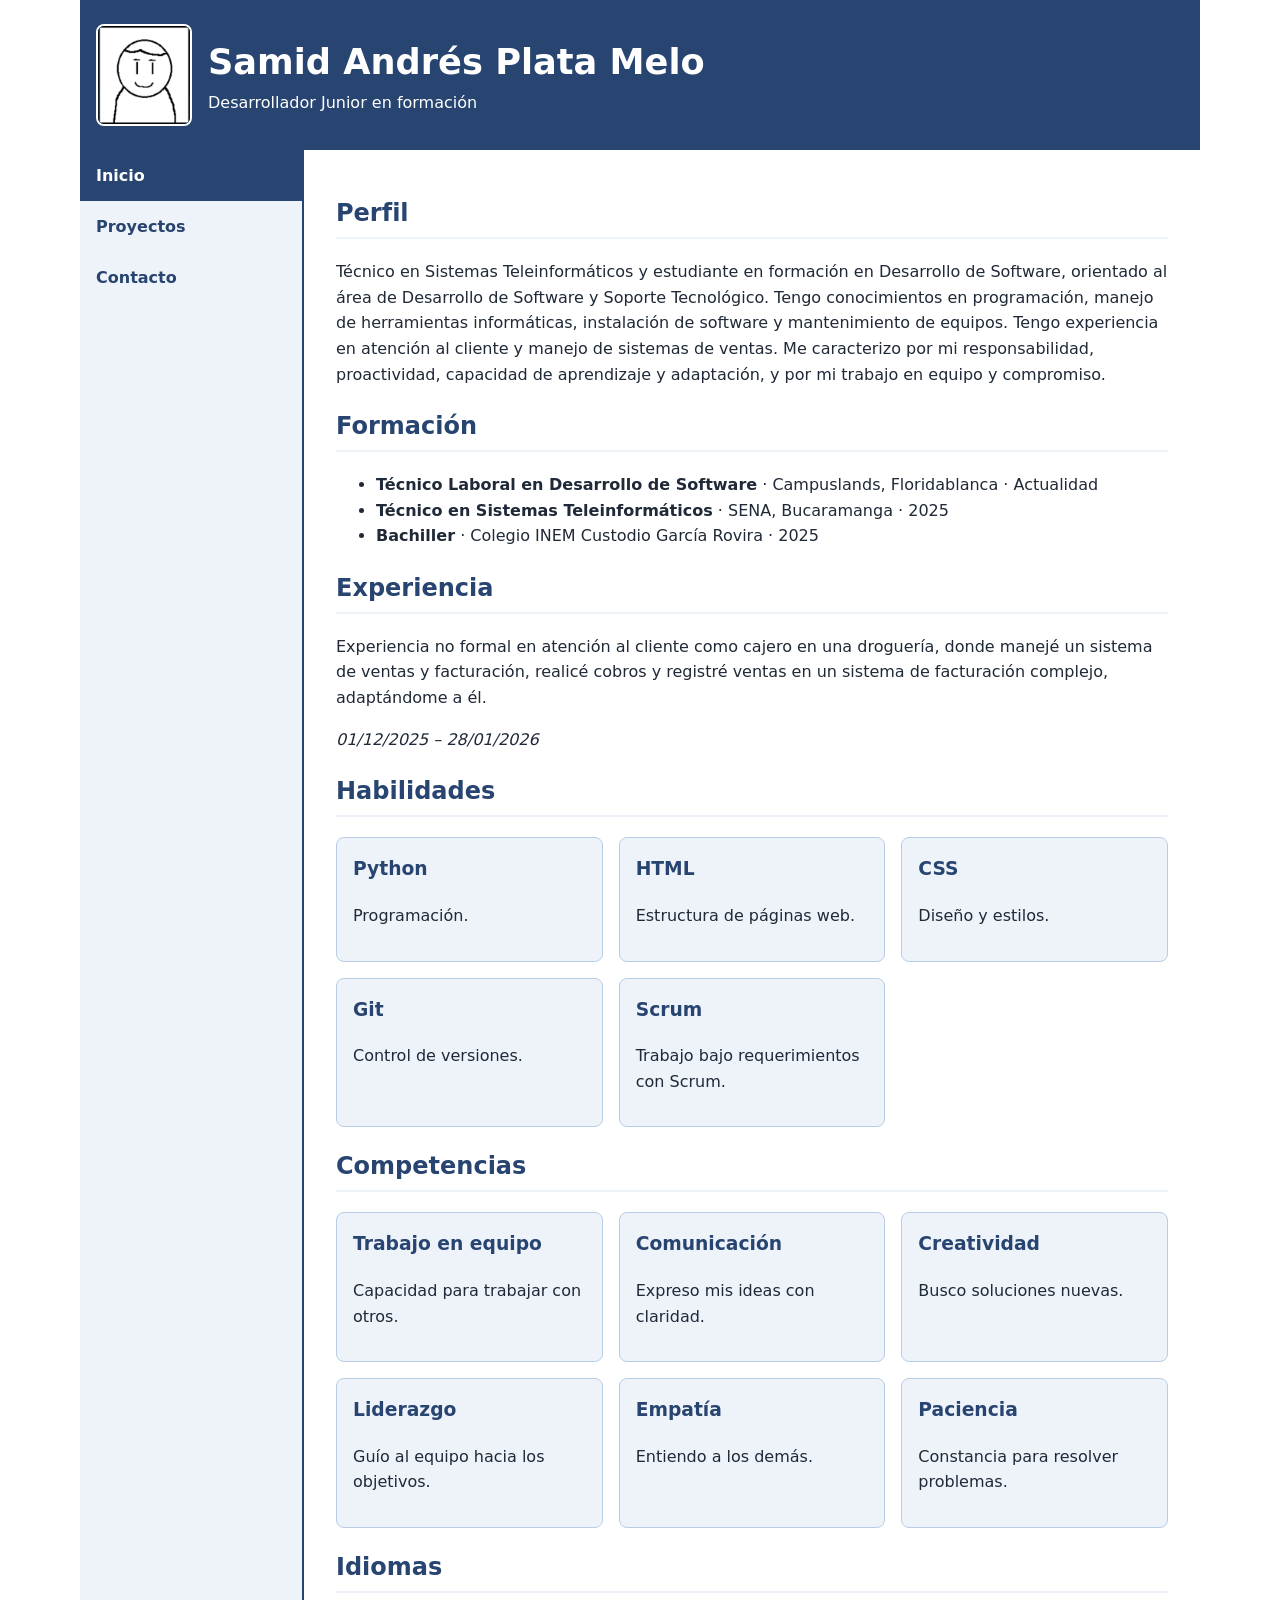
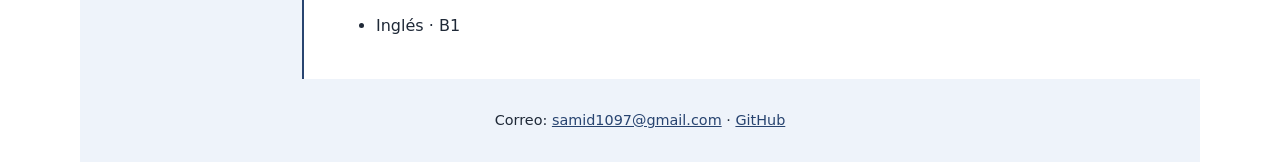
<file: index.html>
<!DOCTYPE html>
<html lang="es">
<head>
  <meta charset="utf-8">
  <meta name="viewport" content="width=device-width, initial-scale=1.0">
  <title>Hoja de vida · Samid Andrés Plata Melo</title>
  <link rel="stylesheet" href="styles.css">
</head>
<body>
  <header class="cabecera">
    <img class="avatar" src="img/mifoto.png" alt="Avatar de Samid Andrés Plata Melo" width="96" height="102">
    <div>
      <h1>Samid Andrés Plata Melo</h1>
      <p>Desarrollador Junior en formación</p>
    </div>
  </header>
  <nav class="menu" aria-label="Menú principal">
    <a href="index.html" class="activo">Inicio</a>
    <a href="proyectos.html">Proyectos</a>
    <a href="contacto.html">Contacto</a>
  </nav>
  <main class="principal">
    <section>
      <h2>Perfil</h2>
      <p>Técnico en Sistemas Teleinformáticos y estudiante en formación en Desarrollo de Software, orientado al área de Desarrollo de Software y Soporte Tecnológico. Tengo conocimientos en programación, manejo de herramientas informáticas, instalación de software y mantenimiento de equipos. Tengo experiencia en atención al cliente y manejo de sistemas de ventas. Me caracterizo por mi responsabilidad, proactividad, capacidad de aprendizaje y adaptación, y por mi trabajo en equipo y compromiso.</p>
    </section>
    <section>
      <h2>Formación</h2>
      <ul>
        <li><strong>Técnico Laboral en Desarrollo de Software</strong> · Campuslands, Floridablanca · Actualidad</li>
        <li><strong>Técnico en Sistemas Teleinformáticos</strong> · SENA, Bucaramanga · 2025</li>
        <li><strong>Bachiller</strong> · Colegio INEM Custodio García Rovira · 2025</li>
      </ul>
    </section>
    <section>
      <h2>Experiencia</h2>
      <p>Experiencia no formal en atención al cliente como cajero en una droguería, donde manejé un sistema de ventas y facturación, realicé cobros y registré ventas en un sistema de facturación complejo, adaptándome a él.</p>
      <p><em>01/12/2025 – 28/01/2026</em></p>
    </section>
    <section>
      <h2>Habilidades</h2>
      <div class="tarjetas">
        <article class="tarjeta"><h3>Python</h3><p>Programación.</p></article>
        <article class="tarjeta"><h3>HTML</h3><p>Estructura de páginas web.</p></article>
        <article class="tarjeta"><h3>CSS</h3><p>Diseño y estilos.</p></article>
        <article class="tarjeta"><h3>Git</h3><p>Control de versiones.</p></article>
        <article class="tarjeta"><h3>Scrum</h3><p>Trabajo bajo requerimientos con Scrum.</p></article>
      </div>
    </section>
    <section>
      <h2>Competencias</h2>
      <div class="tarjetas">
        <article class="tarjeta"><h3>Trabajo en equipo</h3><p>Capacidad para trabajar con otros.</p></article>
        <article class="tarjeta"><h3>Comunicación</h3><p>Expreso mis ideas con claridad.</p></article>
        <article class="tarjeta"><h3>Creatividad</h3><p>Busco soluciones nuevas.</p></article>
        <article class="tarjeta"><h3>Liderazgo</h3><p>Guío al equipo hacia los objetivos.</p></article>
        <article class="tarjeta"><h3>Empatía</h3><p>Entiendo a los demás.</p></article>
        <article class="tarjeta"><h3>Paciencia</h3><p>Constancia para resolver problemas.</p></article>
      </div>
    </section>
    <section>
      <h2>Idiomas</h2>
      <ul><li>Inglés · B1</li></ul>
    </section>
  </main>
  <footer class="pie">
    <p>Correo: <a href="mailto:samid1097@gmail.com">samid1097@gmail.com</a> ·
    <a href="https://github.com/samid1097-tech" target="_blank" rel="noopener">GitHub</a></p>
  </footer>
</body>
</html>
</file>
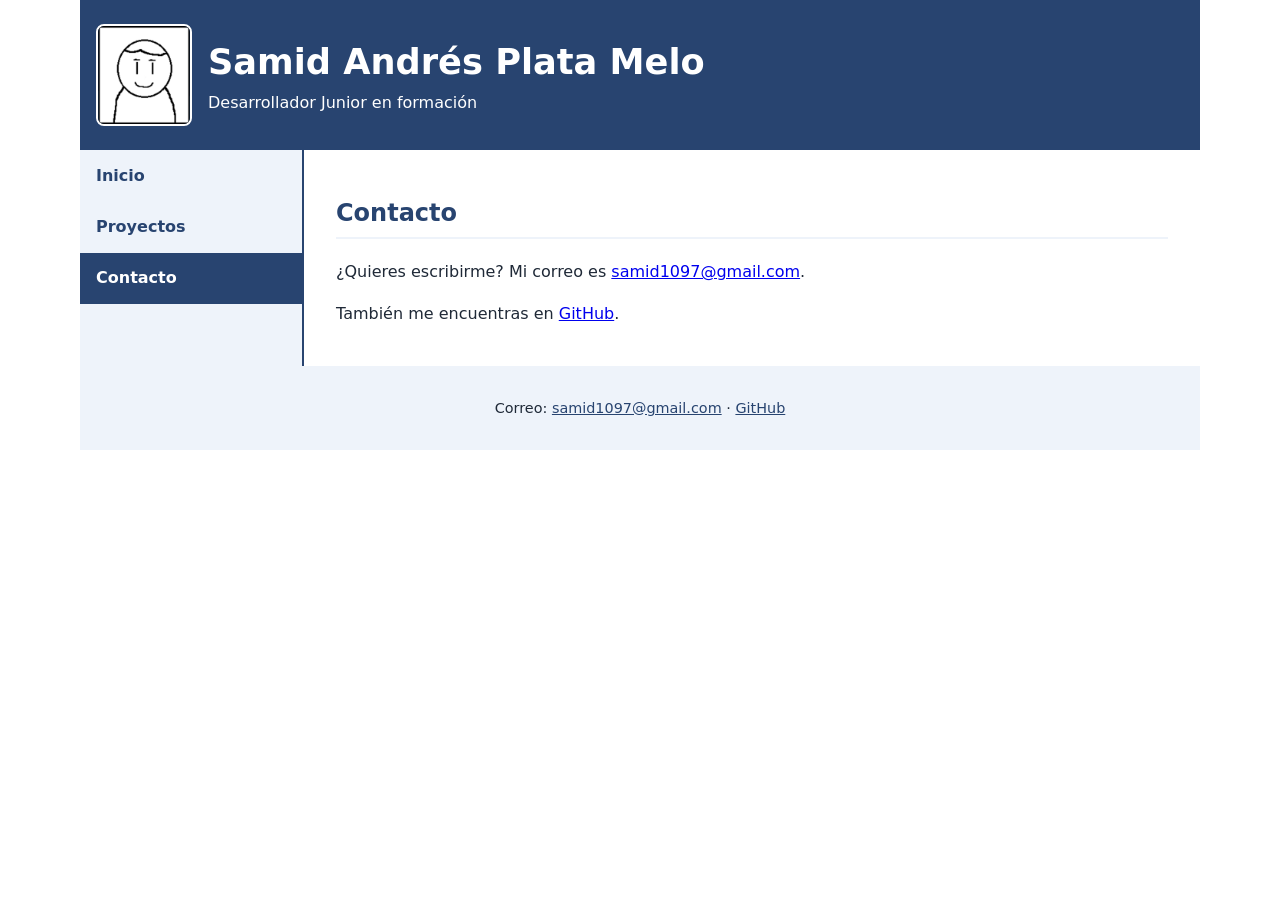
<file: contacto.html>
<!DOCTYPE html>
<html lang="es">
<head>
  <meta charset="utf-8">
  <meta name="viewport" content="width=device-width, initial-scale=1.0">
  <title>Contacto · Samid Andrés Plata Melo</title>
  <link rel="stylesheet" href="styles.css">
</head>
<body>
  <header class="cabecera">
    <img class="avatar" src="img/mifoto.png" alt="Avatar de Samid Andrés Plata Melo" width="96" height="102">
    <div>
      <h1>Samid Andrés Plata Melo</h1>
      <p>Desarrollador Junior en formación</p>
    </div>
  </header>
  <nav class="menu" aria-label="Menú principal">
    <a href="index.html">Inicio</a>
    <a href="proyectos.html">Proyectos</a>
    <a href="contacto.html" class="activo">Contacto</a>
  </nav>
  <main class="principal">
    <section>
      <h2>Contacto</h2>
      <p>¿Quieres escribirme? Mi correo es <a href="mailto:samid1097@gmail.com">samid1097@gmail.com</a>.</p>
      <p>También me encuentras en <a href="https://github.com/samid1097-tech" target="_blank" rel="noopener">GitHub</a>.</p>
    </section>
  </main>
  <footer class="pie">
    <p>Correo: <a href="mailto:samid1097@gmail.com">samid1097@gmail.com</a> ·
    <a href="https://github.com/samid1097-tech" target="_blank" rel="noopener">GitHub</a></p>
  </footer>
</body>
</html>
</file>
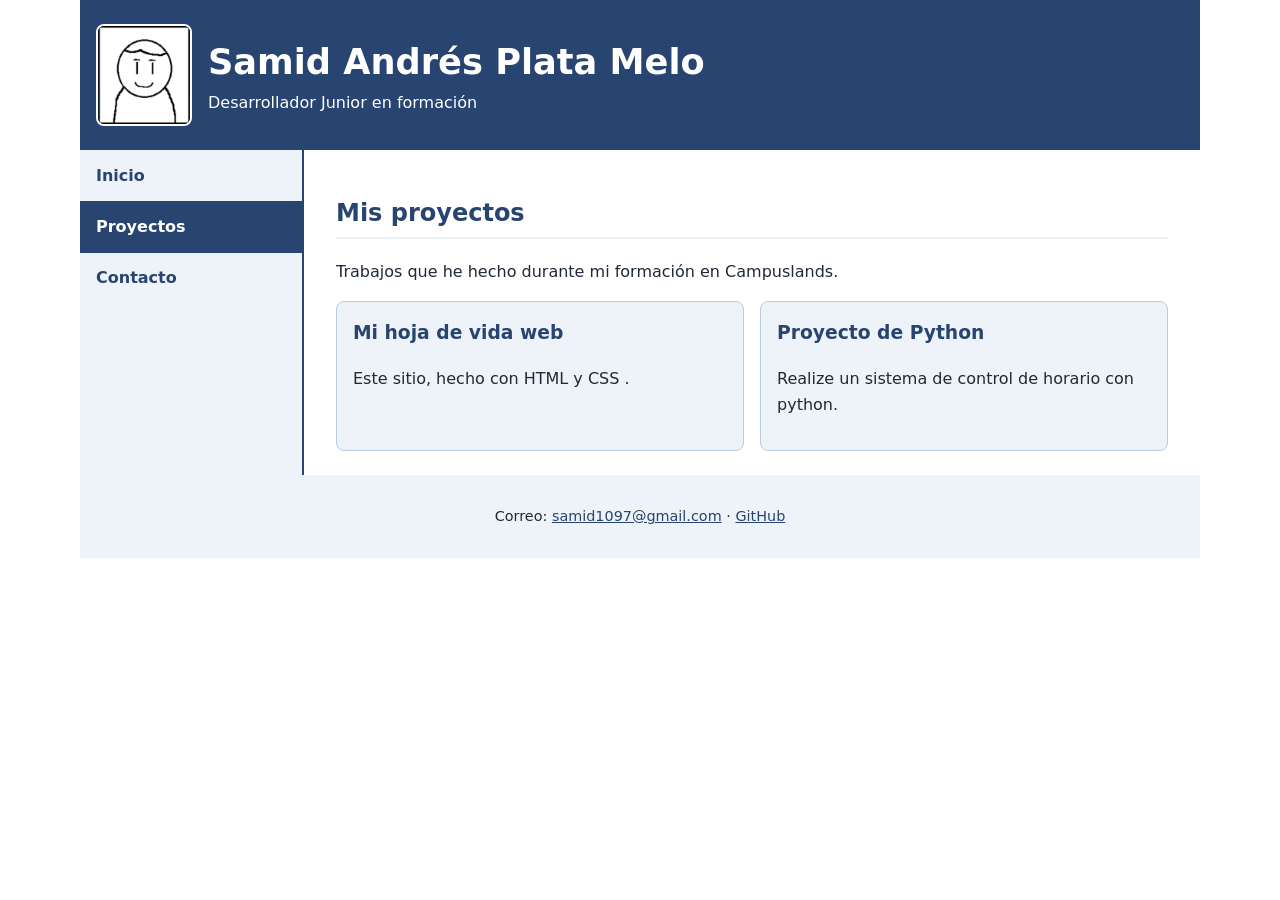
<file: proyectos.html>
<!DOCTYPE html>
<html lang="es">
<head>
  <meta charset="utf-8">
  <meta name="viewport" content="width=device-width, initial-scale=1.0">
  <title>Proyectos · Samid Andrés Plata Melo</title>
  <link rel="stylesheet" href="styles.css">
</head>
<body>
  <header class="cabecera">
    <img class="avatar" src="img/mifoto.png" alt="Avatar de Samid Andrés Plata Melo" width="96" height="102">
    <div>
      <h1>Samid Andrés Plata Melo</h1>
      <p>Desarrollador Junior en formación</p>
    </div>
  </header>
  <nav class="menu" aria-label="Menú principal">
    <a href="index.html">Inicio</a>
    <a href="proyectos.html" class="activo">Proyectos</a>
    <a href="contacto.html">Contacto</a>
  </nav>
  <main class="principal">
    <section>
      <h2>Mis proyectos</h2>
      <p>Trabajos que he hecho durante mi formación en Campuslands.</p>
      <div class="tarjetas">
        <article class="tarjeta"><h3>Mi hoja de vida web</h3><p>Este sitio, hecho con HTML y CSS .</p></article>
        <article class="tarjeta"><h3>Proyecto de Python</h3><p>Realize un sistema de control de horario con python.</p></article>
      </div>
    </section>
  </main>
  <footer class="pie">
    <p>Correo: <a href="mailto:samid1097@gmail.com">samid1097@gmail.com</a> ·
    <a href="https://github.com/samid1097-tech" target="_blank" rel="noopener">GitHub</a></p>
  </footer>
</body>
</html>
</file>
<file: styles.css>
/* Colores y base */
:root { 
  --verde: #284470;
  --claro: #eef3fa;
  --texto: #1f2937; }

* { box-sizing: border-box; }

body {
  margin: 0 auto;
  font-family: system-ui, Arial, sans-serif;
  line-height: 1.6;
  color: var(--texto);
  background: #fff;
}


.pagina, body {
  display: grid;
  grid-template-areas:
    "cabecera"
    "menu"
    "principal"
    "pie";
  grid-template-columns: 1fr;
}


body { max-width: 70rem; width: 100%; }

.cabecera { grid-area: cabecera; display: flex; align-items: center; gap: 1rem; padding: 1.5rem 1rem; background: var(--verde); color: #fff; }
.cabecera h1 { margin: 0; font-size: 1.6rem; }
.cabecera p { margin: 0; }


img { max-width: 100%; height: auto; }
.avatar { border-radius: 0.5rem; border: 2px solid #fff; }

.menu { grid-area: menu; display: flex; flex-direction: column; background: var(--claro); border-bottom: 2px solid var(--verde); }
.menu a { padding: 0.8rem 1rem; color: var(--verde); text-decoration: none; font-weight: 600; }
.menu a:hover, .menu a.activo { background: var(--verde); color: #fff; }

.principal { grid-area: principal; padding: 1rem; }
.principal h2 { color: var(--verde); border-bottom: 2px solid var(--claro); padding-bottom: 0.3rem; }

.pie { grid-area: pie; padding: 1rem; background: var(--claro); text-align: center; font-size: 0.9rem; }
.pie a { color: var(--verde); }

.tarjetas { display: grid; grid-template-columns: repeat(auto-fit, minmax(14rem, 1fr)); gap: 1rem; }
.tarjeta { padding: 1rem; border: 1px solid #b8cce6; border-radius: 0.5rem; background: var(--claro); }
.tarjeta h3 { margin-top: 0; color: var(--verde); }


@media (min-width: 600px) {
  .cabecera h1 { font-size: 2.2rem; }
  .menu { flex-direction: row; }
  .principal { padding: 1.5rem 2rem; }
}

@media (min-width: 1024px) {
  body {
    grid-template-areas:
      "cabecera cabecera"
      "menu     principal"
      "pie      pie";
    grid-template-columns: 14rem 1fr;
  }
  .menu { flex-direction: column; border-bottom: 0; border-right: 2px solid var(--verde); }
}
</file>
